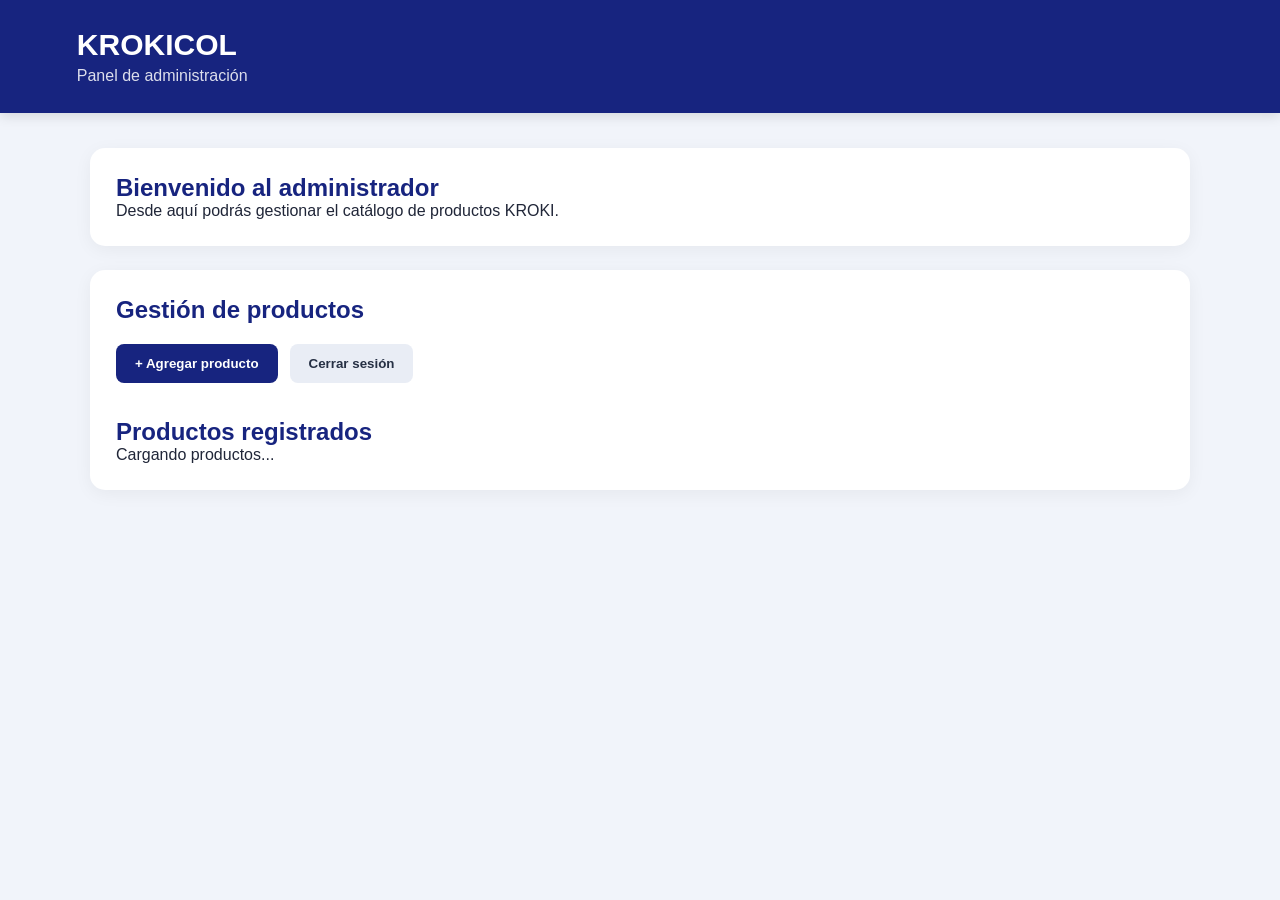
<file: admin.html>
<!DOCTYPE html>
<html lang="es">

<head>
    <meta charset="UTF-8">
    <meta name="viewport" content="width=device-width, initial-scale=1.0">

    <title>Panel administrativo | KROKI</title>

    <link rel="stylesheet" href="style.css">
</head>

<body id="admin-page">

    <header class="admin-header">
        <h1>KROKICOL</h1>
        <p>Panel de administración</p>
    </header>

    <main class="admin-container">

        <section class="admin-welcome">
            <h2>Bienvenido al administrador</h2>
            <p>Desde aquí podrás gestionar el catálogo de productos KROKI.</p>
        </section>

        <section class="admin-section">

            <h2>Gestión de productos</h2>

            <div class="admin-actions">

                <button type="button" id="add-product">
                    + Agregar producto
                </button>

                <button type="button" id="logout-button">
                    Cerrar sesión
                </button>

            </div>

            <div id="admin-message"></div>

            <!-- FORMULARIO DE PRODUCTOS -->

            <section id="product-form-container" hidden>

                <h2 id="form-title">Registrar nuevo producto</h2>

                <form id="product-form">

                    <div class="admin-form-group">
                        <label for="product-name">Nombre del producto</label>
                        <input
                            type="text"
                            id="product-name"
                            required
                            placeholder="Ej. Sandalia infantil">
                    </div>

                    <div class="admin-form-group">
                        <label for="product-reference">Referencia</label>
                        <input
                            type="text"
                            id="product-reference"
                            required
                            placeholder="Ej. J24 BL">
                    </div>

                    <div class="admin-form-group">
                        <label for="product-category">Categoría</label>

                        <select id="product-category" required>
                            <option value="">Seleccionar categoría</option>
                            
<option value="baby">Baby</option>
<option value="nino">Niño</option>
<option value="juvenil">Juvenil</option>
<option value="dama">Dama</option>
<option value="hombre">Hombre</option>

                        </select>
                    </div>


<div class="admin-form-group">
    <label for="product-position">Posición en el catálogo</label>
    <input
        type="number"
        id="product-position"
        min="1"
        step="1"
        required
        placeholder="Ej. 25"
    >
    <small>Indica la posición donde aparecerá el producto.</small>
</div>


                    <div class="admin-form-group">
                        <label for="product-sizes">Tallas</label>
                        <input
                            type="text"
                            id="product-sizes"
                            placeholder="Ej. 29-34">
                    </div>

                    <div class="admin-form-group">
                        <label for="product-status">Estado</label>

                        <select id="product-status" required>
                            <option value="nuevo">Nuevo</option>
                            <option value="actualizado">Actualizado</option>
                            <option value="normal" selected>Normal</option>
                        </select>
                    </div>

                    <div class="admin-form-group">
                        <label for="product-description">Descripción</label>
                        <textarea
                            id="product-description"
                            rows="4"
                            placeholder="Descripción del producto..."></textarea>
                    </div>

                    <div class="admin-form-group">
                        <label for="product-image">Fotografía del producto</label>

                        <input
                            type="file"
                            id="product-image"
                            accept="image/jpeg,image/png,image/webp"
                            required>
                        
                        <small>Formatos JPG, PNG y WebP. Máximo 5 MB.</small>
                    </div>

                    <div class="admin-form-actions">

                        <button type="submit" id="save-product">
                            Guardar producto
                        </button>

                        <button type="button" id="cancel-form">
                            Cancelar
                        </button>

                    </div>

                </form>

            </section>

            <!-- LISTADO DE PRODUCTOS -->

            <section class="admin-products-section">

                <h2>Productos registrados</h2>

                <div id="products-list">
                    <p>Cargando productos...</p>
                </div>

            </section>

        </section>

    </main>

    <script type="module" src="admin.js"></script>

</body>
</html>
</file>
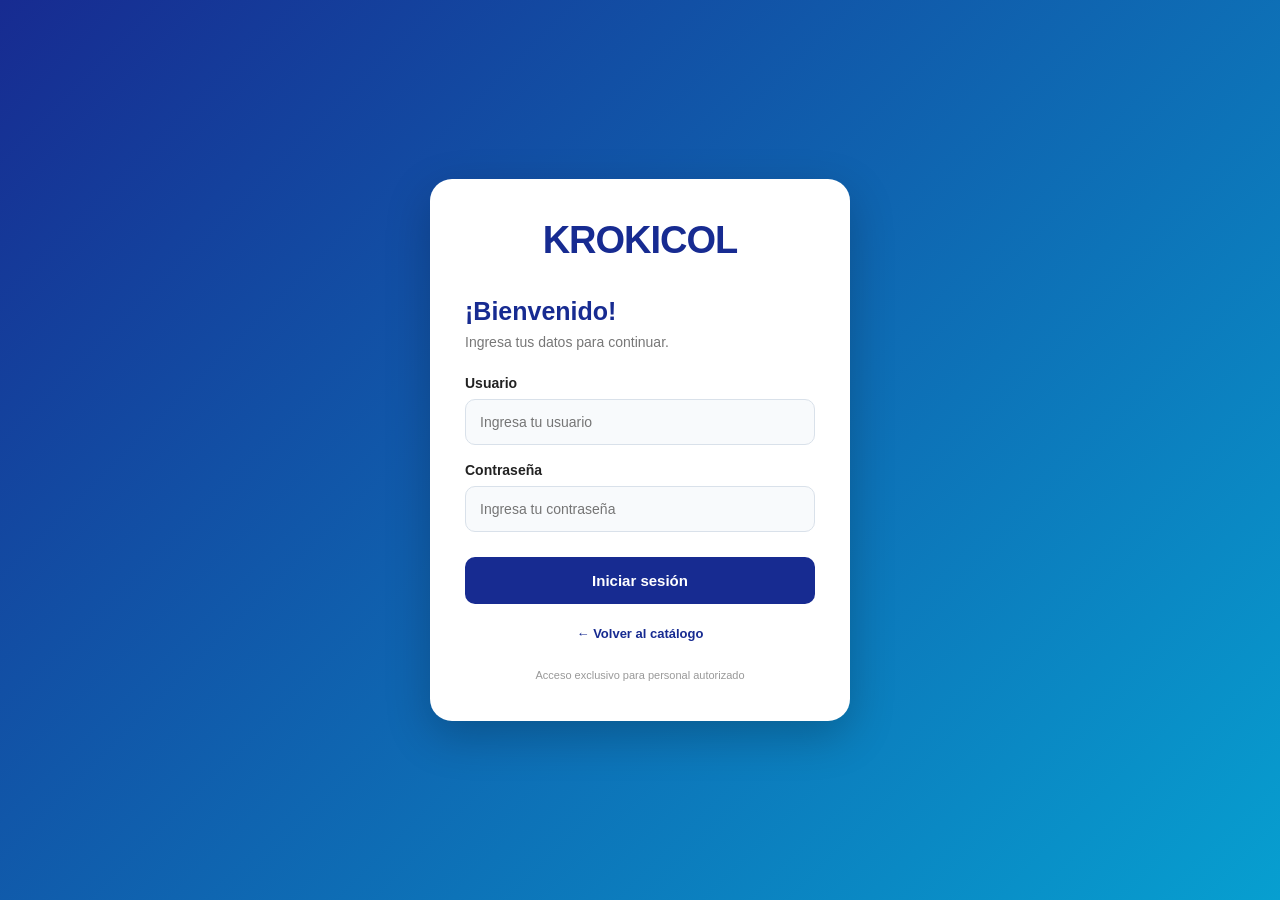
<file: login.html>
<!DOCTYPE html>
<html lang="es">
<head>
    <meta charset="UTF-8">
    <meta name="viewport" content="width=device-width, initial-scale=1.0">
    <title>Acceso administrativo | KROKICOL</title>
    <link rel="stylesheet" href="style.css">
</head>
<body id="login-page">

    <main class="login-container">
        <section class="login-card">

            <div class="login-brand">
    <h1>KROKICOL</h1>
</div>

            <div class="login-heading">
                <h2>¡Bienvenido!</h2>
                <p>Ingresa tus datos para continuar.</p>
            </div>

            <form id="login-form">

                <label for="email">Usuario</label>
                <input
                    type="email"
                    id="email"
                    placeholder="Ingresa tu usuario"
                    autocomplete="username"
                    required
                >

                <label for="password">Contraseña</label>
                <input
                    type="password"
                    id="password"
                    placeholder="Ingresa tu contraseña"
                    autocomplete="current-password"
                    required
                >

                <button type="submit" id="login-button">
                    Iniciar sesión
                </button>

                <p id="login-message" role="alert"></p>

            </form>

            <a href="index.html" class="login-back">
                ← Volver al catálogo
            </a>

            <p class="login-footer">
                Acceso exclusivo para personal autorizado
            </p>

        </section>
    </main>

    <script type="module" src="login.js"></script>

</body>
</html>
</file>
<file: style.css>
/* ================================
   COLORES KROKICOL
================================ */


:root {
    --azul-principal: #00aeef;
    --azul-oscuro: #0f1e81;
    --azul-secundario: #009fe3;
    --azul-hover: #8390e3;
    --rojo-acento: #009fe3;

    --gris-borde: #dedad3;
    --gris-borde-secundario: #dedad3;
    --gris-texto: #555555;
    --gris-texto-claro: #555555;
    --texto-principal: #111111;

    --blanco: #ffffff;

    --fondo-tarjeta: #ffffff;
    --borde-tarjeta: #dedad3;
    --borde-interfaz: #dedad3;
}


/* ================================
   GENERAL
================================ */

* {
    margin: 0;
    padding: 0;
    box-sizing: border-box;
}

html {
    scroll-behavior: smooth;
}

body {
    background: #e2eaf6;
    color: var(--texto-principal);
    font-family: "Poppins", sans-serif;
    margin: 0;
    overflow-x: hidden;
}

a {
    text-decoration: none;
    color: inherit;
}


/* ================================
   HEADER
================================ */

.header {
    height: 86px;
    padding: 0 7%;

    display: flex;
    align-items: center;
    justify-content: space-between;

    background: var(--azul-principal);
    border-bottom: 1px solid var(--gris-borde);

    position: relative;
    z-index: 100;
}

.logo {
    color: white;
    font-family: "Anton", sans-serif;
    font-size: 30px;
    letter-spacing: -1px;
    line-height: 1;
}

.navbar {
    display: flex;
    align-items: center;
    gap: 38px;
}

.navbar a {
    position: relative;

    color: white;
    font-family: "Poppins", sans-serif;
    font-size: 14px;
    font-weight: 600;

    transition: color 0.25s ease;
}

.navbar a:hover {
    color: #08A7D8;
}


/* ================================
   TEXTOS KROKI pequeño
================================ */

.red-text {
    color: var(--azul-secundario);

    font-size: 20px;
    font-weight: 700;
}

.description {
    max-width: 550px;

    color: var(--gris-texto);

    line-height: 1.6;

    margin-bottom: 30px;
}


/* ================================
   BOTÓN
================================ */

.button {
    display: inline-block;

    background: var(--azul-oscuro);
    color: white;

    padding: 15px 28px;

    border-radius: 30px;

    font-size: 13px;
    font-weight: 700;

    transition: 0.3s;
}

.button:hover {
    background: white;
    color: var(--azul-oscuro);

    transform: translateY(-3px);
}


/* ================================
   HERO
================================ */

.hero {
    width: 100%;
    min-height: calc(100vh - 80px);
    padding: 70px 8%;
    display: grid;
    grid-template-columns: minmax(0, 1fr) minmax(0, 1fr);
    align-items: center;
    gap: 60px;
    box-sizing: border-box;
}

.hero-text h1 {
    font-family: "Anton", sans-serif;
    font-size: clamp(55px, 7vw, 100px);
    line-height: 0.92;
    color: var(--texto-principal);
    margin: 15px 0 30px;
}

.hero-product {
    width: 100%;
    max-width: 480px;
    height: 450px;

    display: flex;
    justify-content: center;
    align-items: center;
    flex-direction: column;
}

.product-placeholder {
    width: 480px;
    height: 400px;

    display: flex;
    align-items: center;
    justify-content: center;

    border-radius: 20px;

    border: 1px dashed var(--gris-borde-secundario);

    color: var(--gris-borde-secundario);

    font-family: "Anton", sans-serif;

    font-size: 30px;
}


/* ================================
   TÍTULOS
================================ */

.section-title {
    text-align: center;

    margin-bottom: 50px;
}

.section-title h2,
.about h2,
.contact h2 {
    font-family: "Anton", sans-serif;

    font-size: clamp(55px, 7vw, 90px);

    line-height: 0.9;

    margin-top: 10px;
}


/* ================================
   PRODUCTOS
================================ */

.home-products {
    padding: 120px 8%;

    background: #e4f5fc;
}

.category-grid {
    display: grid;

    grid-template-columns: repeat(3, 1fr);

    gap: 25px;
}

.category {
    background: #181818;

    border-radius: 15px;

    overflow: hidden;

    transition: 0.3s;
}

/* ==================== COLORES POR CATEGORÍA ==================== */

/* BABY */
.category[href*="categoria=baby"] {
    background: #ff469c;
}

/* NIÑO */
.category[href*="categoria=nino"] {
    background: #08b1e0;
}

/* JUVENIL */
.category[href*="categoria=juvenil"] {
    background: #7d48e9;
}

/* DAMA */
.category[href*="categoria=dama"] {
    background: #fa2473 !important;
}

/* HOMBRE */
.category[href*="categoria=hombre"] {
    background: #07128f !important;
}

.category:hover {
    transform: translateY(-8px);
}


.category-placeholder {
    height: 280px;

    display: flex;
    align-items: center;
    justify-content: center;

    background:
        linear-gradient(
            135deg,
            #202020,
            #090909
        );

    color: var(--gris-borde-secundario);

    font-family: "Anton", sans-serif;

    font-size: 40px;
}



.category-placeholder img {
    width: 100%;
    height: 100%;
    object-fit: cover;
    object-position: center;
    display: block;
}

.category h3 {
    font-family: "Anton", sans-serif;

    font-size: 30px;

    padding: 20px 20px 5px;
    color: #ffffff;
}

.category span {
    display: block;

    color: #f1f1f1;

    font-size: 12px;
    font-weight: 700;

    padding: 0 20px 25px;
}



/* ================================
   NOSOTROS
================================ */

.about {
    padding: 140px 8%;

    min-height: 600px;

    display: flex;

    align-items: center;
}

.about > div {
    max-width: 700px;
}


/* ================================
   CONTACTO
================================ */

.contact {
    padding: 130px 8%;

    text-align: center;

    background: #e4f5fc;
}

.contact p:not(.red-text) {
    color: #000209;

    margin: 20px 0 30px;
}


/* ================================
   FOOTER
================================ */

footer {
    min-height: 100px;

    padding: 30px 8%;

    display: flex;

    align-items: center;
    justify-content: space-between;
}

footer strong {
    color: #03509e;

    font-family: "Anton", sans-serif;

    font-size: 25px;
}

footer p {
    color: #03509e;

    font-size: 12px;
}


/* ================================
   CELULAR
================================ */

@media (max-width: 700px) {

    .header {
        padding: 0 6%;
    }

    .navbar {
        gap: 15px;
    }

    .navbar a {
        font-size: 11px;
    }

    .hero {
        grid-template-columns: 1fr;

        text-align: center;

        padding: 70px 6%;
    }

    .description {
        margin-left: auto;
        margin-right: auto;
    }

    .product-placeholder {
        width: 100%;
        height: 300px;
    }

    .category-grid {
        grid-template-columns: 1fr;
    }

    .home-products {
        padding: 80px 6%;
    }

    .about {
        padding: 90px 6%;
    }

    .contact {
        padding: 90px 6%;
    }

    footer {
        flex-direction: column;

        gap: 15px;

        text-align: center;
    }
}

/* BOTÓN DE CONTACTO */
.contact .btn {
    display: inline-block;
    margin-top: 25px;
    padding: 16px 28px;
    background: var(--azul-oscuro);
    color: var(--blanco);
    text-decoration: none;
    font-weight: bold;
    border-radius: 30px;
    transition: 0.3s;
}

.contact .btn:hover {
    transform: scale(1.05);
    background: var(--azul-hover);
}

/* TÍTULO NUEVOS DISEÑOS */

.new-designs-title {
    font-family: "Anton", sans-serif;
    font-size: 24px;
    color: var(--azul-secundario);

    text-align: center;

    margin: 0 0 10px 0;
}

/* =========================================
   CARRUSEL DEL INICIO
   ========================================= */

#inicio-carrusel {
    position: relative;
    width: 480px;
    height: 430px;

    display: flex;
    align-items: center;
    justify-content: center;

    overflow: hidden;
}


/* CONTENEDOR */

#inicio-carrusel .hero-slides {
    position: relative;
    width: 100%;
    height: 100%;
}


/* TODAS LAS TARJETAS */

#inicio-carrusel .hero-slide {
    position: absolute;

    top: 50%;
    left: 50%;

    margin: 0;

    overflow: hidden !important;
    border-radius: 30px !important;

    opacity: 0;

    transform: translate(-50%, -50%) scale(0.72);

    transition:
        transform 0.5s ease,
        opacity 0.5s ease;

    z-index: 1;
}


/* IMAGEN */

#inicio-carrusel .hero-slide img {
    display: block;
    width: auto;
    height: auto;
    max-width: 100%;
    max-height: 100%;
    object-fit: contain;
    border-radius: 30px;
    margin: auto;
}

#inicio-carrusel .hero-slide.active img {
    border-radius: 30px !important;
    clip-path: inset(0 round 30px);
}

/* TARJETA CENTRAL */

#inicio-carrusel .hero-slide.active {
    width: 420px;
    height: 236px;

    opacity: 1;

    transform: translate(-50%, -50%) scale(1);

    z-index: 3;
  border-radius: 30px;
    overflow: visible !important;
}


/* TARJETA IZQUIERDA */

#inicio-carrusel .hero-slide.prev {
    opacity: 0.25;

    transform:
        translate(calc(-50% - 150px), -50%)
        scale(0.72);

    z-index: 1;
}


/* TARJETA DERECHA */

#inicio-carrusel .hero-slide.next {
    opacity: 0.25;

    transform:
        translate(calc(-50% + 150px), -50%)
        scale(0.72);

    z-index: 1;
}


/* FLECHAS */

#inicio-carrusel .hero-prev,
#inicio-carrusel .hero-next {
    position: absolute;

    top: 50%;

    width: 45px;
    height: 45px;

    margin: 0;

    border: none;
    border-radius: 50%;

    background: #222;
    color: white;

    font-size: 22px;

    cursor: pointer;

    transform: translateY(-50%);

    z-index: 10;
}


#inicio-carrusel .hero-prev {
    left: 0px;
}


#inicio-carrusel .hero-next {
    right: 0px;
}

/* ==================== COLORES CATEGORÍAS ==================== */

.category[href="productos.html?categoria=dama"] {
    background-color: #f05a9d !important;
}

.category[href="productos.html?categoria=hombre"] {
    background-color: #6872df !important;
} 

/* ==================== FONDO DE PRODUCTOS ==================== */

body#productos-page {
    background: var(--fondo-principal);
    transition: background-color 0.5s ease;
}



/* OCULTAR PRECIOS */
#selected-price {
    display: none;
}

/* BOTÓN VOLVER AL INICIO */

.back-home {
    display: block;
    text-align: center;
    padding: 50px 0 70px;
}

.back-home a {
    display: inline-block;
    background: var(--azul-oscuro);
    color: white;
    padding: 15px 28px;
    border-radius: 30px;
    font-size: 13px;
    font-weight: 700;
    transition: 0.3s;
}

.back-home a:hover {
    background: white;
    color: var(--azul-oscuro);
    transform: translateY(-3px);
}

/* ========================================
   VISOR DE IMÁGENES
======================================== */

.hero-modal {
    display: none;

    position: fixed;
    z-index: 9999;

    inset: 0;

    background: rgba(0, 0, 0, 0.95);

    align-items: center;
    justify-content: center;
}

.hero-modal.active {
    display: flex;
}

.hero-modal-image {
    max-width: 75%;
    max-height: 85%;

    object-fit: contain;

    border-radius: 20px;
}


.hero-modal-close,
.hero-modal-prev,
.hero-modal-next {

    position: absolute;

    border: none;

    cursor: pointer;

    color: white;

    background: #222;

    border-radius: 50%;

    display: flex;

    align-items: center;
    justify-content: center;

}


.hero-modal-close {

    top: 25px;
    right: 30px;

    width: 50px;
    height: 50px;

    font-size: 30px;

}


.hero-modal-prev,
.hero-modal-next {

    top: 50%;

    transform: translateY(-50%);

    width: 60px;
    height: 60px;

    font-size: 28px;

}


.hero-modal-prev {
    left: 30px;
}


.hero-modal-next {
    right: 30px;
}


.hero-modal-close:hover,
.hero-modal-prev:hover,
.hero-modal-next:hover {

    background: #ff3025;

}

/* ================================
   HEADER APP
================================ */

.app-header {
    height: 86px;
    padding: 0 7%;

    display: flex;
    align-items: center;
    justify-content: space-between;

    background: #f8f5ef;
    border-bottom: 1px solid var(--gris-borde);

    position: relative;
    z-index: 100;
}

.app-header h1 {
    margin: 0;

    color: #ff2b22;
    font-size: 32px;
    font-weight: 900;
}

.app-header nav {
    display: flex;
    align-items: center;
    gap: 45px;
}

.app-header nav a {
    color: var(--texto-principal);
    text-decoration: none;

    font-family: "Poppins", sans-serif;
    font-size: 14px;
    font-weight: 600;

    transition: color 0.25s ease;
}

.app-header nav a:hover {
    color: #ff3025;
}
/* =================================
   HEADER APP
================================= */

.header {
    height: 86px;
    padding: 0 7%;

    display: flex;
    align-items: center;
    justify-content: space-between;

    background: #04a3dd;
    border-bottom: 1px solid var(--gris-borde);

    position: relative;
    z-index: 100;
}

.header .logo {
    color: white;
    text-decoration: none;

    font-family: "Anton", sans-serif;
    font-size: 30px;
    letter-spacing: -1px;
    line-height: 1;
}

.header .navbar {
    display: flex;
    gap: 40px;
}

.header .navbar a {
    color: white;
    text-decoration: none;
    font-size: 14px;
    font-weight: 600;
    transition: 0.3s;
}

.header .navbar a:hover {
    color: #08A7D8;
}

/* ================================
   NOSOTROS
================================ */

.nosotros {
    min-height: 500px;
    padding: 100px 8%;
    background: var(--fondo-principal);
    display: flex;
    align-items: center;
}

.nosotros-contenido {
    max-width: 700px;
}

.nosotros h2 {
    font-size: 64px;
    margin: 15px 0 25px;
    font-weight: 900;
}

.nosotros-contenido > p:last-child {
    font-size: 20px;
    line-height: 1.7;
    color: var(--gris-texto-claro);
}

/* ================================
   CONTACTO
================================ */

.contacto {
    background: var(--fondo-principal);
    min-height: 500px;
    padding: 100px 8%;
    color: white;
}

.contacto-contenido {
    max-width: 900px;
}

.contacto h2 {
    font-size: 64px;
    margin: 15px 0 25px;
    font-weight: 800;
}

.contacto p:not(.red-text) {
    font-size: 20px;
    color: var(--gris-texto-claro);
    line-height: 1.6;
}

.contacto .red-text {
    color: var(--rojo-acento);
    font-weight: 800;
    font-size: 16px;
    margin: 0;
}

/* DATOS DE CONTACTO */

.contacto-datos {
    display: flex;
    gap: 80px;
    margin-top: 50px;
}

.contacto-item {
    display: flex;
    flex-direction: column;
    gap: 12px;
}

.contacto-item span {
    color: var(--rojo-acento);
    font-size: 14px;
    font-weight: 800;
    letter-spacing: 1px;
}

.contacto-item a {
    color: white;
    font-size: 20px;
    font-weight: 600;
    text-decoration: none;
    transition: 0.3s;
}

.contacto-item a:hover {
    color: var(--rojo-acento);
}


        /* ================================
           PÁGINA
        ================================= */

        .catalog-page {
    width: 100%;
    min-height: calc(100vh - 80px);
    background: var(--fondo-principal);
    padding: 70px 5% 100px;
    overflow: hidden;
    box-sizing: border-box;
}


        /* ================================
           ENCABEZADO Coleccion Krokicol
        ================================= */

        .catalog-header {
            text-align: center;
            margin-bottom: 35px;
        }

        .catalog-header .red-text {
    color: #ffffff;
    font-size: 13px;
    font-weight: 700;
    letter-spacing: 1px;
    margin-bottom: 15px;
    display: block;
    padding-bottom: 15px;
}

        .catalog-header h1 {
    font-family: "Anton", sans-serif;
    font-size: clamp(60px, 8vw, 100px);
    line-height: 1.05;
    color: var(--texto-principal);
    margin: 25px 0 15px;
}

        .catalog-header p:last-child {
            color: #888;
            font-size: 14px;
        }


        /* ================================
           BOTONES DE CATEGORÍA
        ================================= */

        .category-buttons {
            display: flex;
            justify-content: center;
            flex-wrap: wrap;
            gap: 10px;
            margin-bottom: 40px;
        }

        .category-buttons a {
            padding: 10px 22px;
            border: 1px solid var(--borde-interfaz);
            border-radius: 30px;
            color: white;
            font-size: 13px;
            transition: 0.3s;
        }

        .category-buttons a:hover {
            background: #08A7D8;
    border-color: #08A7D8;
        }

        .category-buttons a.active {
            background: #08A7D8;
    border-color: #08A7D8
        }


        /* ================================
           CARRUSEL
        ================================= */

        .carousel-area {
            width: 100%;
            max-width: 1300px;
            height: 430px;
            margin: 0 auto;
            position: relative;
        }

        .carousel-window {
            width: 100%;
            height: 100%;
            position: relative;
            overflow: hidden;
        }

        .carousel-track {
            width: 100%;
            height: 100%;
            position: relative;
        }


        /* ================================
           TARJETAS
        ================================= */

        .slide {
            position: absolute;

            width: 270px;
            height: 360px;

            left: 50%;
            top: 30px;

            transform:
                translateX(-50%)
                scale(0.65);

            opacity: 0;

            background: var(--fondo-tarjeta);

            border: 1px solid var(--borde-tarjeta);

            border-radius: 16px;

            overflow: hidden;

            cursor: pointer;

            transition:
                transform 0.6s ease,
                opacity 0.6s ease,
                filter 0.6s ease;

            box-shadow:
                0 20px 50px rgba(0,0,0,0.5);
        }


        /* ================================
           PRODUCTO CENTRAL
        ================================= */

        .slide.active {
            opacity: 1;

            z-index: 5;

            transform:
                translateX(-50%)
                scale(1);

            filter: brightness(1);
        }


        /* ================================
           PRODUCTO IZQUIERDO
        ================================= */

        .slide.previous {
            opacity: 0.45;

            z-index: 3;

            transform:
                translateX(calc(-50% - 330px))
                scale(0.72);

            filter: brightness(0.4);
        }


        /* ================================
           PRODUCTO DERECHO
        ================================= */

        .slide.next {
            opacity: 0.45;

            z-index: 3;

            transform:
                translateX(calc(-50% + 330px))
                scale(0.72);

            filter: brightness(0.4);
        }


        /* ================================
           IMAGEN / PLACEHOLDER
        ================================= */

        .slide-image {
    width: 100%;
    height: 100%;

    display: flex;
    align-items: center;
    justify-content: center;

    background: var(--fondo-tarjeta);

    overflow: hidden;
}

.slide-image img {
    width: 100%;
    height: 100%;

    object-fit: contain;

    display: block;
}


        /* ================================
           INFORMACIÓN COLOR DENTRO DE TARJETA
        ================================= */

        .slide-info {
            position: absolute;

            left: 22px;
            right: 22px;
            bottom: 20px;

            z-index: 2;
        }

        .slide-info::before {
            content: "";

            position: absolute;

            left: -22px;
            right: -22px;
            bottom: -20px;

            height: 150px;

            background:
                linear-gradient(
                    transparent,
                    rgba(0,0,0,0.95)
                );

            z-index: -1;
        }

        .slide-status {
    position: absolute;
    top: 15px;
    right: 15px;

    background: #05c1ef;
    color: white;

    padding: 6px 12px;
    border-radius: 20px;

    font-size: 13px;
    font-weight: bold;

    z-index: 10;
}

.slide-status.actualizado {
    background: #05c41b;
}

/* ANIMACIÓN PARA PRODUCTOS NUEVOS O ACTUALIZADOS */

@keyframes llamarAtencion {
    0%, 100% {
        transform: translateY(0);
    }

    50% {
        transform: translateY(-5px);
    }
}

.slide.nuevo {
    animation: llamarAtencion 1.5s ease-in-out infinite;
}

@keyframes llamarAtencion {
    0%, 100% {
        margin-top: 0;
    }

    20% {
        margin-top: -8px;
    }

    40% {
        margin-top: 0;
    }

    55% {
        margin-top: -4px;
    }

    70% {
        margin-top: 0;
    }
}

        .slide-reference {
            color: #ffffff;

            font-size: 11px;

            font-weight: 700;

            letter-spacing: 1px;
        }

        .slide-info h3 {
            font-size: 22px;

            margin-top: 4px;
            color: #ffffff;
        }


        /* ================================
           FLECHAS
        ================================= */

        .carousel-arrow {
            position: absolute;

            top: 50%;

            transform: translateY(-50%);

            z-index: 20;

            width: 55px;
            height: 55px;

            border-radius: 50%;

            border: 1px solid var(--gris-borde-secundario);

            background: #111;

            color: white;

            font-size: 25px;

            cursor: pointer;

            transition: 0.3s;
        }

        .carousel-arrow:hover {
            background: #ff3025;

            border-color: #ff3025;

            transform:
                translateY(-50%)
                scale(1.1);
        }

        .arrow-left {
            left: 2%;
        }

        .arrow-right {
            right: 2%;
        }


        /* ================================
           INFORMACIÓN DEL PRODUCTO
        ================================= */

        .selected-product {
            text-align: center;

            margin-top: 10px;
        }

 

        /* ================================
           PUNTOS
        ================================= */

        .dots {
            display: flex;

            justify-content: center;

            gap: 8px;

            margin-top: 25px;
        }

        .dot {
            width: 8px;
            height: 8px;

            padding: 0;

            border: none;

            border-radius: 50%;

            background: var(--gris-borde-secundario);

            cursor: pointer;

            transition: 0.3s;
        }

        .dot.active {
            width: 25px;

            border-radius: 10px;

            background: #ff3025;
        }

        /* ================================
   ZOOM DE PRODUCTO
================================ */

.zoom-modal {
    position: fixed;

    inset: 0;

    z-index: 9999;

    display: none;

    align-items: center;
    justify-content: center;

    background: rgba(0, 0, 0, 0.92);

    padding: 40px;

    touch-action: none;
}

.zoom-modal.active {
    display: flex;
}

.zoom-content {
    width: 90vw;
    height: 85vh;

    display: flex;

    align-items: center;
    justify-content: center;

    overflow: visible;

    cursor: grab;

    position: relative;

    touch-action: none;
}

/* =========================================
   ZOOM EN CELULAR
   ========================================= */


/* =========================================
   ZOOM RESPONSIVE KROKI
   Imagen principal y laterales independientes
========================================= */


/* =========================================
   VISOR A PANTALLA COMPLETA EN CELULARES
========================================= */

@media (max-width: 600px) {

    .zoom-modal {
        position: fixed;
        inset: 0;
        width: 100vw;
        height: 100vh;
        height: 100dvh;
        padding: 0;
        overflow: hidden;
        background: #000;
    }

    .zoom-content {
        position: relative;
        width: 100vw;
        height: 100vh;
        height: 100dvh;
        padding: 0;
        display: flex;
        align-items: center;
        justify-content: center;
        overflow: hidden;
    }

    /* Imagen principal */
    .zoom-content #zoom-image {
        display: block;
        width: 100vw;
        height: 100vh;
        height: 100dvh;
        max-width: 100vw;
        max-height: 100dvh;
        object-fit: contain;
        object-position: center;
        margin: 0;
        border-radius: 0;
        z-index: 3;
    }

    /* Ocultar imágenes laterales */
    .zoom-content .zoom-preview {
        display: none;
    }

    /* Flechas */
    .zoom-content .zoom-prev {
        left: 12px;
        z-index: 20;
    }

    .zoom-content .zoom-next {
        right: 12px;
        z-index: 20;
    }

    /* Botón cerrar */
    .zoom-close {
        top: 15px;
        right: 15px;
        width: 42px;
        height: 42px;
        z-index: 30;
    }

    /* Controles de zoom */
    .zoom-controls {
        bottom: 18px;
        z-index: 30;
        gap: 10px;
        padding: 7px 12px;
    }

    /* Indicador de deslizamiento */
    .zoom-hint {
        bottom: 85px;
        z-index: 30;
    }
}


    /* Fotos laterales */
    .zoom-content .zoom-preview {
        position: absolute;
        top: 50%;
        width: 23vw;
        height: auto;
        max-width: 23vw;
        max-height: 40dvh;
        object-fit: contain;
        transform: translateY(-50%) scale(0.88);
        opacity: 0.4;
        filter: brightness(0.45);
        pointer-events: none;
        z-index: 1;
    }

    .zoom-content .zoom-preview-left {
        left: 0;
        right: auto;
    }

    .zoom-content .zoom-preview-right {
        right: 0;
        left: auto;
    }

    /* Flechas */
    .zoom-content .zoom-prev {
        left: 5px;
        z-index: 20;
    }

    .zoom-content .zoom-next {
        right: 5px;
        z-index: 20;
    }


/* =========================================
   FLECHAS DEL ZOOM
========================================= */



.zoom-arrow {
    position: absolute;
    top: auto;
bottom: 45px;
transform: none;

    width: 40px;
    height: 40px;

    border: 1px solid rgba(255, 255, 255, 0.35);
    border-radius: 50%;

    background: rgba(0, 0, 0, 0.25);
    color: white;

    font-size: 32px;
    line-height: 1;

    display: flex;
    align-items: center;
    justify-content: center;

    cursor: pointer;
    z-index: 20;

    transition: background 0.2s ease,
                transform 0.2s ease;
}

.zoom-arrow:hover {
    background: rgba(0, 0, 0, 0.55);
    transform: scale(1.06);
}




.zoom-prev {
    left: 12px;
}

.zoom-next {
    right: 12px;
}



.zoom-content:active {
    cursor: grabbing;
}

.zoom-content img {
    max-width: 100%;
    max-height: 100%;

    object-fit: contain;

    transform-origin: center;

    transition: transform 0.15s ease;

    user-select: none;

    cursor: default;

    touch-action: none;
}

.zoom-close {
    position: absolute;

    top: 25px;
    right: 30px;

    width: 50px;
    height: 50px;

    border-radius: 50%;

    border: 1px solid var(--gris-texto);

    background: #111;

    color: white;

    font-size: 20px;

    cursor: pointer;

    z-index: 10;

    transition: 0.3s;
}

.zoom-close:hover {
    background: #ff3025;

    border-color: #ff3025;
}

.zoom-controls {
    position: absolute;

    bottom: 25px;
    left: 50%;

    transform: translateX(-50%);

    display: flex;

    align-items: center;

    gap: 15px;

    padding: 10px 18px;

    border-radius: 40px;

    background: #111;

    border: 1px solid var(--borde-interfaz);
}

.zoom-controls button {
    width: 40px;
    height: 40px;

    border-radius: 50%;

    border: none;

    background: #ff3025;

    color: white;

    font-size: 22px;

    cursor: pointer;
}

.zoom-controls button:hover {
    background: white;

    color: #ff3025;
}

.zoom-controls span {
    color: white;

    font-size: 16px;
}


        /* ================================
           CELULAR
        ================================= */

        @media (max-width: 700px) {

            .catalog-page {
                padding: 60px 3% 80px;
            }

            .carousel-area {
                height: 390px;
            }

            .slide {
                width: 220px;
                height: 320px;
            }

            .slide.previous {
                transform:
                    translateX(calc(-50% - 150px))
                    scale(0.55);

                opacity: 0.2;
            }

            .slide.next {
                transform:
                    translateX(calc(-50% + 150px))
                    scale(0.55);

                opacity: 0.2;
            }

            .carousel-arrow {
                width: 45px;
                height: 45px;

                font-size: 20px;
            }

            .arrow-left {
                left: 0;
            }

            .arrow-right {
                right: 0;
            }

            .selected-product h2 {
                font-size: 32px;
            }

        }
/* =========================================
   RESPONSIVE FINAL KROKI APP
   CELULARES
========================================= */

@media (max-width: 700px) {

    /* ================================
       HEADER
    ================================= */

    .header {
        height: 76px;
        padding: 0 12px;
        gap: 10px;
    }

    .header .logo {
        font-size: 24px;
        flex-shrink: 0;
    }

    .header .navbar {
        gap: 10px;
        flex: 1;
        justify-content: flex-end;
    }

    .header .navbar a {
        font-size: 10px;
        white-space: nowrap;
    }


    /* ================================
       HERO
    ================================= */

    .hero {
        width: 100%;
        min-height: auto;

        padding: 55px 18px 70px;

        display: flex;
        flex-direction: column;

        gap: 30px;

        overflow: hidden;
    }

    .hero-text {
        width: 100%;
        max-width: 100%;
        text-align: center;
    }

    .hero-text h1 {
        font-size: clamp(48px, 14vw, 70px);
        line-height: 0.9;

        margin: 12px 0 24px;
    }

    .description {
        width: 100%;
        max-width: 330px;

        margin-left: auto;
        margin-right: auto;

        font-size: 16px;
        line-height: 1.5;
    }


    /* ================================
       CARRUSEL DEL INICIO
    ================================= */

    .hero-product {
        width: 100%;
        max-width: 100%;

        height: auto;
    }

    #inicio-carrusel {
    width: 100%;
    max-width: 600px;
    height: 450px;
    margin: 0 auto;
    overflow: hidden;
}

    #inicio-carrusel .hero-slide {
    width: 280px;
    height: 420px;
}

    #inicio-carrusel .hero-slide.active {
    width: 290px;
    height: 420px;

        transform:
            translate(-50%, -50%)
            scale(1);
    }

    #inicio-carrusel .hero-slide.prev {
        transform:
            translate(calc(-50% - 105px), -50%)
            scale(0.72);

        opacity: 0.25;
    }

    #inicio-carrusel .hero-slide.next {
        transform:
            translate(calc(-50% + 105px), -50%)
            scale(0.72);

        opacity: 0.25;
    }

    #inicio-carrusel .hero-prev,
    #inicio-carrusel .hero-next {
        width: 40px;
        height: 40px;

        font-size: 18px;
    }

    #inicio-carrusel .hero-prev {
        left: 4px;
    }

    #inicio-carrusel .hero-next {
        right: 4px;
    }


    /* ================================
       BOTÓN
    ================================= */

    .button {
        padding: 14px 25px;
        font-size: 12px;
    }


    /* ================================
       NUEVOS DISEÑOS
    ================================= */

    .new-designs-title {
        font-size: 26px;
        margin-bottom: 20px;
    }


    /* ================================
       PÁGINA PRODUCTOS
    ================================= */

    .catalog-page {
        width: 100%;

        padding: 45px 12px 70px;

        overflow: hidden;
    }

    .catalog-header {
        width: 100%;
        margin-bottom: 25px;
    }

    .catalog-header .red-text {
        font-size: 11px;
    }

    .catalog-header h1 {
    font-size: clamp(48px, 15vw, 70px);
    line-height: 0.9;

    margin: 30px 0 14px;
    
}

    .catalog-header p:last-child {
        font-size: 13px;

        padding: 0 15px;
    }


    /* ================================
       BOTONES CATEGORÍAS
    ================================= */

    .category-buttons {
        width: 100%;

        gap: 7px;

        margin-bottom: 25px;
    }

    .category-buttons a {
        padding: 8px 14px;

        font-size: 11px;
    }


    /* ================================
       CARRUSEL PRODUCTOS
    ================================= */

    .carousel-area {
        width: 100%;
        height: 350px;

        margin: 0 auto;
    }

    .carousel-window {
        width: 100%;
        height: 100%;

        overflow: hidden;
    }

    .slide {
        width: 190px;
        height: 285px;

        top: 25px;
    }

    .slide.active {
        transform:
            translateX(-50%)
            scale(1);
    }

    .slide.previous {
        transform:
            translateX(calc(-50% - 125px))
            scale(0.62);

        opacity: 0.25;
    }

    .slide.next {
        transform:
            translateX(calc(-50% + 125px))
            scale(0.62);

        opacity: 0.25;
    }


    /* ================================
       FLECHAS PRODUCTOS
    ================================= */

    .carousel-arrow {
        width: 42px;
        height: 42px;

        font-size: 18px;
    }

    .arrow-left {
        left: 0;
    }

    .arrow-right {
        right: 0;
    }


    /* ================================
       INFORMACIÓN PRODUCTO
    ================================= */

    .selected-product {
        width: 100%;
        padding: 0 10px;

        margin-top: 5px;
    }


    /* ================================
       PUNTOS
    ================================= */

    .dots {
        margin-top: 18px;
        gap: 6px;
    }

    .dot {
        width: 7px;
        height: 7px;
    }

    .dot.active {
        width: 20px;
    }


    /* ================================
       NOSOTROS
    ================================= */

    .nosotros {
        min-height: auto;

        padding: 70px 18px;
    }

    .nosotros h2 {
        font-size: 45px;
    }

    .nosotros-contenido > p:last-child {
        font-size: 16px;
        line-height: 1.6;
    }


    /* ================================
       CONTACTO
    ================================= */

    .contacto {
        min-height: auto;

        padding: 70px 18px;
    }

    .contacto h2 {
        font-size: 45px;
    }

    .contacto-datos {
        flex-direction: column;

        gap: 30px;
        margin-top: 35px;
    }

    .contacto-item a {
        font-size: 17px;
    }


    /* ================================
       FOOTER
    ================================= */

    footer {
        padding: 30px 18px;

        flex-direction: column;

        gap: 12px;

        text-align: center;
    }

}

/* ===============================
   VISOR DE IMAGEN - carrusel del inicio
================================ */

.image-modal {
    display: none;
    position: fixed;
    inset: 0;
    z-index: 9999;
    background: rgba(0, 0, 0, 0.85);
    align-items: center;
    justify-content: center;
    padding: 30px;
    cursor: pointer;
}

.image-modal.active {
    display: flex;
}

.image-modal img {
    max-width: 90%;
    max-height: 90vh;
    object-fit: contain;
    cursor: default;
}

.image-modal-close {
    position: absolute;
    top: 20px;
    right: 30px;
    width: 45px;
    height: 45px;
    border: none;
    border-radius: 50%;
    background: white;
    color: black;
    font-size: 32px;
    line-height: 1;
    cursor: pointer;
    z-index: 10000;
}

/* ===============================
   FLECHAS DEL VISOR de inicio
================================ */

.image-modal-arrow {
    position: absolute;
    top: 50%;
    transform: translateY(-50%);

    width: 50px;
    height: 50px;

    border: none;
    border-radius: 50%;

    background: white;
    color: black;

    font-size: 28px;
    font-weight: bold;

    cursor: pointer;

    z-index: 10000;

    display: flex;
    align-items: center;
    justify-content: center;

    transition: transform 0.2s ease, background 0.2s ease;
}

.image-modal-arrow:hover {
    transform: translateY(-50%) scale(1.1);
}

.image-modal-prev {
    left: 30px;
}

.image-modal-next {
    right: 30px;
}

/* ANIMACIÓN DE DESLIZAMIENTO DEL ZOOM */
#zoom-image {
    transition: transform 0.3s ease, opacity 0.3s ease;
}

#zoom-image.deslizar-izquierda {
    animation: deslizarIzquierda 0.3s ease;
}

#zoom-image.deslizar-derecha {
    animation: deslizarDerecha 0.3s ease;
}

@keyframes deslizarIzquierda {
    0% {
        transform: translateX(0);
        opacity: 1;
    }

    50% {
        transform: translateX(-60px);
        opacity: 0;
    }

    100% {
        transform: translateX(60px);
        opacity: 0;
    }
}

@keyframes deslizarDerecha {
    0% {
        transform: translateX(0);
        opacity: 1;
    }

    50% {
        transform: translateX(60px);
        opacity: 0;
    }

    100% {
        transform: translateX(-60px);
        opacity: 0;
    }
}

/* ==================================================
   CUADRÍCULA SOLO PARA LA CATEGORÍA DAMA
   ================================================== */

body.categoria-cuadricula .carousel-area {
    height: auto;
    max-width: 1300px;
    margin: 0 auto;
}

body.categoria-cuadricula .carousel-window {
    height: auto;
    overflow: visible;
}

body.categoria-cuadricula .carousel-track {
    position: static;

    display: grid;

    grid-template-columns: repeat(4, 270px);

    gap: 20px;

    justify-content: center;

    width: 100%;
    height: auto;
}


/* ==================================================
   TARJETAS DE DAMA
   Mantienen el mismo tamaño y apariencia
   ================================================== */

body.categoria-cuadricula .slide {
    position: relative;

    width: 270px;
    height: 360px;

    left: auto;
    top: auto;

    transform: none !important;

    opacity: 1 !important;

    filter: none !important;

    z-index: 1;

    transition:
        transform 0.3s ease,
        box-shadow 0.3s ease;
}


/* Evita que active/previous/next
   vuelvan a comportarse como carrusel */

body.categoria-cuadricula .slide.active,
body.categoria-cuadricula .slide.previous,
body.categoria-cuadricula .slide.next {
    position: relative;

    transform: none !important;

    opacity: 1 !important;

    filter: none !important;
}


/* ==================================================
   OCULTAR LOS PUNTOS DEL CARRUSEL EN DAMA
   ================================================== */

body.categoria-cuadricula .dots {
    display: none;
}


/* ==================================================
   TABLET
   ================================================== */

@media (max-width: 1200px) {

    body.categoria-cuadricula .carousel-track {
        grid-template-columns: repeat(3, 270px);
    }

}


/* ==================================================
   CELULAR
   ================================================== */

@media (max-width: 700px) {

    body.categoria-cuadricula .carousel-track {
        grid-template-columns: repeat(2, minmax(0, 1fr));

        gap: 12px;

        padding: 0 10px;
    }

    body.categoria-cuadricula .slide {
        width: 100%;
        height: 285px;
    }

}

/* ==================================================
   HEADER - DOS SECCIONES
================================================== */

.header {
    width: 100vw !important;
    margin: 0 !important;
    padding: 0 !important;

    display: flex;
    flex-direction: column;
}

/* ==================================================
   SECCIÓN 1 - LOGO
================================================== */

.header-logo-section {
    width: 100%;
    min-height: 90px;

    display: flex;
    align-items: center;
    justify-content: center;
}

/* ==================================================
   SECCIÓN 2 - MENÚ
================================================== */

.header-menu-section {
    width: 100% !important;
    height: 60px !important;
    min-height: 60px !important;

    display: flex;
    align-items: center;
    justify-content: center;

    background: #17258f !important;
}

.header-menu-section .navbar {
    display: flex;
    align-items: center;
    justify-content: center;
    gap: 45px;
}

/* ==================================================
   ENLACES
================================================== */

.header-menu-section .navbar a {
    text-decoration: none;
}

/* ==================================================
   CELULAR
================================================== */

@media (max-width: 600px) {

    .header-logo-section {
        min-height: 80px;
    }

    .header-menu-section {
        min-height: 50px;
    }

    .header-menu-section .navbar {
        gap: 25px;
    }

}

/* ==========================================
   KROKI DEBAJO DE LAS TARJETAS
========================================== */

.selected-product {
    padding-top: 70px;
    text-align: center;
}

.selected-brand {
    display: inline-block;
    margin: 0;
    color: #17258f;
    text-decoration: none;
}


.section-title h2 {
    color: #19299b !important;
}

/* AJUSTE ESPACIO KROKI PEQUEÑO SOLO PARA CELULAR */
@media (max-width: 700px) {
    .hero {
        padding-top: 100px !important;
    }
}

/* REDES SOCIALES EN NOSOTROS */

.social-icons {
    display: grid;
    grid-template-columns: repeat(3, auto);
    align-items: center;
    justify-content: center;
    column-gap: 30px;
    row-gap: 15px;
    width: 50%;
}

.social-title {
    grid-column: 1 / -1;
    margin: 0;
    text-align: center;
}

.social-icons a {
    display: flex;
    align-items: center;
    justify-content: center;
}

.social-icons img {
    width: 65px;
    height: 65px;
    object-fit: contain;
    transition: transform 0.3s ease;
}

.social-icons a:hover img {
    transform: scale(1.12);
}

@media (max-width: 700px) {

    #nosotros {
        display: flex;
        flex-direction: column;
    }

    #nosotros > div:first-child {
        order: 1;
    }

    #nosotros .social-icons {
        order: 2;
        width: 100%;
        margin-top: 20px;
        margin-bottom: 25px;
    }

    #nosotros .back-home {
        order: 3;
    }

}

.product-social-icons {
    display: flex;
    justify-content: center;
    align-items: center;
    gap: 30px;
    width: 100%;
}

/* ========================================
   INDICADORES DE NOVEDADES EN CATEGORÍAS
======================================== */

.category {
    position: relative;
}

.category-status {
    display: inline-flex;
    align-items: center;
    gap: 7px;
    margin-left: 10px;
    vertical-align: middle;
}

.status-dot {
    display: block !important;

    width: 20px !important;
    height: 20px !important;

    min-width: 20px !important;
    max-width: 20px !important;

    min-height: 20px !important;
    max-height: 20px !important;

    padding: 0 !important;
    margin: 0 !important;
    border: 0 !important;

    box-sizing: border-box !important;

    aspect-ratio: 1 / 1 !important;

    border-radius: 50% !important;

    flex: 0 0 12px !important;
}

.category:has(.category-status) {
    animation: saltoNovedad 2s ease-in-out infinite;
}

@keyframes saltoNovedad {
    0%, 100% {
        top: 0;
    }

    15% {
        top: -8px;
    }

    30% {
        top: 0;
    }

    45% {
        top: -4px;
    }

    60% {
        top: 0;
    }
}

.status-dot.nuevo {
    background: #2380ea !important;
}

.status-dot.actualizado {
    background: #05c41b !important;
}

.category-legend {
    display: flex;
    justify-content: center;
    align-items: center;
    gap: 30px;
    margin-top: 25px;
    margin-bottom: 10px;
}

.legend-item {
    display: flex;
    align-items: center;
    gap: 8px;
    font-size: 14px;
    font-weight: bold;
}

.hero-category {
    width: 100%;
    margin: 8px 0 0;
    text-align: center;
    font-size: 16px;
    font-weight: bold;
}

.category h3 {
    text-align: left;
    padding-left: 25px;
}


.category h3 {
    position: static;
}

.category {
    position: relative;
}

.category-news {
    position: absolute;
    right: 5px;
    bottom: 25px;

    display: flex;
    flex-direction: column;
    align-items: flex-end;
    gap: 7px;

    margin: 0;
}

.category-news > span {
    display: flex;
    align-items: center;
    justify-content: center;

    width: 105px;
    height: 28px;
    padding: 0;

    border-radius: 20px;

    color: white;
    font-size: 9px;
    font-weight: bold;
    white-space: nowrap;
}

.category-news > span:first-child {
    background: #2380ea;
}

.category-news > span:last-child {
    background: #05c41b;
}

.category .category-collection {
    text-align: left;
    padding-left: 10px;
}

.category-news > span > span:not(.status-dot) {
    padding: 0 !important;
    margin: 0 !important;

    display: flex !important;
    align-items: center !important;
    justify-content: center !important;

    width: auto !important;
    height: 100% !important;

    font-size: 9px !important;
    line-height: 1 !important;
}

.category-news > span:has(.status-dot.nuevo) {
    background: #2380ea !important;
}

.category-news > span:has(.status-dot.actualizado) {
    background: #05c41b !important;
}


/* BOTÓN VER - TARJETAS KROKI */

.slide-ver {
    display: inline-flex;
    align-items: center;
    justify-content: center;
    gap: 8px;

    margin-top: 12px;
    padding: 9px 20px;

    background: #f1f3f4;
    color: #240469;

    border: none;
    border-radius: 25px;

    font-family: inherit;
    font-size: 13px;
    font-weight: 800;
    letter-spacing: 1px;

    cursor: pointer;
    transition: all 0.25s ease;
}

.slide-ver span {
    font-size: 17px;
    transition: transform 0.25s ease;
}

.slide-ver:hover {
    background: #1aa3f2;
    transform: translateY(-2px);
    box-shadow: 0 4px 12px rgba(0, 0, 0, 0.18);
}

.slide-ver:hover span {
    transform: translateX(4px);
}

.slide-ver:active {
    transform: scale(0.96);
}


/* =========================================
   GALERÍA LATERAL DEL VISOR KROKI
========================================= */

.zoom-preview {
    position: absolute;
    top: 50%;

    width: 22%;
    max-height: 65%;

    object-fit: contain;

    opacity: 0.4;
    filter: brightness(0.45);

    transform: translateY(-50%) scale(0.88);

    transition: opacity 0.25s ease,
                transform 0.25s ease;

    pointer-events: none;
    z-index: 1;
}

.zoom-preview-left {
    left: 2%;
}

.zoom-preview-right {
    right: 2%;
}

#zoom-image {
    position: relative;
    z-index: 3;
    max-width: 48%;
    max-height: 88%;
    object-fit: contain;
}

.zoom-arrow {
    z-index: 5;
}

@media (max-width: 600px) {
    .zoom-preview {
        width: 23%;
        max-height: 40%;
        opacity: 0.35;
    }

    .zoom-preview-left {
        left: 0;
    }

    .zoom-preview-right {
        right: 0;
    }

    #zoom-image {
        max-width: 68%;
        max-height: 75%;
    }

    .zoom-prev {
        left: 5px;
    }

    .zoom-next {
        right: 5px;
    }
}


/* =====================================
   ZAPATOS PEQUEÑOS EN CATEGORÍAS KROKI
===================================== */


.categoria-nombre-zapatos {
    display: flex;
    flex-direction: row;
    align-items: center;
    justify-content: flex-start;
    gap: 10px;
    flex-wrap: nowrap;
}

.categoria-nombre-zapatos h3 {
    margin: 0;
    flex-shrink: 0;
    line-height: 1;
}

.categoria-nombre-zapatos .zapatos-mini {
    display: flex;
    flex-direction: row;
    align-items: center;
    gap: 5px;
    flex-shrink: 0;
}

.categoria-nombre-zapatos .zapatos-mini img {
    width: 35px;
    height: 35px;
    object-fit: contain;
}


.zapatos-mini {
    display: flex;
    align-items: center;
    gap: 5px;
}

.zapatos-mini img {
    width: 35px;
    height: 35px;
    object-fit: contain;
    display: block;

    transition: transform 0.25s ease;
}

.zapatos-mini img:hover {
    transform: translateY(-4px) rotate(-8deg);
}

/* Ajuste para celulares */

@media (max-width: 600px) {
    .categoria-nombre-zapatos {
        gap: 8px;
    }

    .zapatos-mini {
        gap: 3px;
    }

    .zapatos-mini img {
        width: 28px;
        height: 28px;
    }
}


/* ENCABEZADO KROKI CON 8 ZAPATOS */

.kroki-encabezado {
    display: flex;
    align-items: center;
    justify-content: center;
    gap: 22px;
    width: 100%;
    min-height: 90px;
    padding: 10px 18px;
    box-sizing: border-box;
}

.kroki-encabezado h2 {
    margin: 0;
    color: white;
    flex-shrink: 0;
}

.kroki-zapatos {
    display: flex;
    align-items: center;
    justify-content: center;
    gap: 5px;
    flex: 1;
    min-width: 0;
}

.kroki-zapatos img {
    width: 48px;
    height: 48px;
    object-fit: contain;
    flex: 1;
    min-width: 0;
    transition: transform 0.25s ease;
}

.kroki-zapatos img:hover {
    transform: translateY(-4px) rotate(-8deg);
}

/* Adaptación para celulares */

@media (max-width: 600px) {
    .kroki-encabezado {
        gap: 8px;
        padding: 8px 5px;
        min-height: 75px;
    }

    .kroki-zapatos {
        gap: 2px;
    }

    .kroki-zapatos img {
        width: 25px;
        height: 32px;
    }

    .kroki-encabezado h2 {
        font-size: 22px;
    }
}


/* Zapatos a los lados de NOVEDADES */

.novedades-encabezado {
    display: flex;
    align-items: center;
    justify-content: center;
    gap: 12px;
    width: 100%;
    margin: 0 auto;
}

.novedades-encabezado h2 {
    margin: 0;
    flex-shrink: 0;
}

.zapato-novedades {
    width: 38px;
    height: 38px;
    object-fit: contain;
    flex-shrink: 0;
}

@media (max-width: 600px) {
    .novedades-encabezado {
        gap: 8px;
    }

    .zapato-novedades {
        width: 30px;
        height: 30px;
    }
}


/* Zapatos a los lados del título CATÁLOGO */

.catalogo-encabezado {
    display: flex;
    align-items: center;
    justify-content: center;
    gap: 18px;
    width: 100%;
    margin: 0 auto;
}

.catalogo-encabezado h1 {
    margin: 0;
    flex-shrink: 0;
}

.zapato-catalogo {
    width: 65px;
    height: 65px;
    object-fit: contain;
    flex-shrink: 0;
}

/* Ajuste para celulares */
@media (max-width: 600px) {
    .catalogo-encabezado {
        gap: 8px;
    }

    .zapato-catalogo {
        width: 42px;
        height: 42px;
    }
}


/* CORRECCIÓN DE FRANJAS EN LAS TARJETAS */

@media (max-width: 600px) {
    .category-placeholder {
        background: transparent !important;
        overflow: hidden;
    }

    .category-placeholder img {
        display: block;
        width: 100%;
        height: 100%;
        object-fit: fill;
        object-position: center;
        background: transparent !important;
    }
}



/* Ajuste del carrusel en celulares y ventanas estrechas */
@media (max-width: 700px) {
    .hero-modal-image {
        display: block;
        width: auto;
        height: auto;
        max-width: 82vw;
        max-height: 68dvh;
        object-fit: contain;
        object-position: center center;
        margin: auto;
        flex-shrink: 0;
    }
}


/* KROKI: mantener las fotos laterales estables en pantallas pequeñas */
@media (max-width: 700px) {
    .hero-modal {
        overflow: hidden;
    }

    .hero-modal-image {
        display: block;
        max-width: 82vw;
        max-height: 68dvh;
        width: auto;
        height: auto;
        object-fit: contain;
        object-position: center;
        margin: auto;
        flex-shrink: 0;
    }
}


/* =================================
   INDICADOR ANIMADO DE MÁS FOTOS
================================= */

.zoom-hint {
    position: fixed;
    left: 50%;
    bottom: 100px;
    transform: translateX(-50%);
    z-index: 10001;

    display: flex;
    align-items: center;
    justify-content: center;
    gap: 10px;

    padding: 12px 20px;
    border-radius: 30px;

    background: rgba(15, 20, 50, 0.88);
    border: 1px solid rgba(255, 255, 255, 0.45);
    color: white;

    font-family: inherit;
    font-size: 14px;
    font-weight: 700;
    white-space: nowrap;

    pointer-events: none;
    animation: hint-aparecer 0.5s ease both;
}

.zoom-hint-arrows {
    display: inline-block;
    color: #10e117;
    font-size: 28px;
    line-height: 1;
    animation: hint-deslizar 0.8s ease-in-out infinite alternate;
}

@keyframes hint-deslizar {
    from {
        transform: translateX(-5px);
    }
    to {
        transform: translateX(5px);
    }
}

@keyframes hint-aparecer {
    from {
        opacity: 0;
    }
    to {
        opacity: 1;
    }
}

.zoom-hint.oculto {
    display: none;
}

@media (max-width: 600px) {
    .zoom-hint {
        bottom: 100px;
        font-size: 12px;
        padding: 10px 15px;
        gap: 7px;
    }

    .zoom-hint-arrows {
        font-size: 25px;
    }
}


/* Icono SORP junto al indicador de nuevos productos */
.category-news .fila-nuevos {
    display: flex;
    align-items: center;
    justify-content: flex-end;
    gap: 8px;
    width: 100%;
}

.category-news .icono-sorp {
    width: 32px;
    height: 32px;
    object-fit: contain;
    flex-shrink: 0;
    animation: sorpresaPulso 1.5s ease-in-out infinite;
}

.category-news .fila-nuevos > span {
    flex-shrink: 0;
}

@keyframes sorpresaPulso {
    0%, 100% {
        transform: scale(1);
    }
    50% {
        transform: scale(1.12);
    }
}


/* Corrección de alineación del icono SORP */
.category-news .fila-nuevos {
    display: flex;
    flex-direction: row;
    align-items: center;
    justify-content: flex-end;
    gap: 6px;
    width: 100%;
}

.category-news .fila-nuevos .icono-sorp {
    width: 30px;
    height: 30px;
    object-fit: contain;
    flex-shrink: 0;
    display: block;
}


.category-news .fila-nuevos {
    display: flex;
    justify-content: flex-end;
    align-items: center;
    width: 100%;
}

.category-news .nuevo-con-sorpresa {
    display: inline-flex;
    align-items: center;
    justify-content: center;
    gap: 5px;
    flex-shrink: 0;
}

.category-news .nuevo-con-sorpresa .icono-sorp {
    width: 28px;
    height: 28px;
    object-fit: contain;
    flex-shrink: 0;
}


/* Fila de nuevos productos e icono SORP */
.category-news .fila-nuevos {
    display: flex;
    flex-direction: row;
    align-items: center;
    justify-content: flex-end;
    gap: 5px;
    width: 100%;
}

.category-news .fila-nuevos .icono-sorp {
    display: block;
    width: 28px;
    height: 28px;
    object-fit: contain;
    flex-shrink: 0;
    position: static;
    margin: 0;
    animation: sorpresaPulso 1.5s ease-in-out infinite;
}

/* Mantener el indicador NUEVO como una pastilla azul */
.category-news .fila-nuevos .nuevo-con-sorpresa {
    display: inline-flex;
    flex-direction: row;
    align-items: center;
    justify-content: center;
    gap: 3px;
    width: 105px;
    height: 28px;
    padding: 0;
    box-sizing: border-box;
    border-radius: 20px;
    background: #2380ea;
    color: white;
    font-size: 9px;
    font-weight: bold;
    white-space: nowrap;
    flex-shrink: 0;
}

.category-news .fila-nuevos .nuevo-con-sorpresa > span:not(.status-dot) {
    display: inline-flex;
    align-items: center;
    justify-content: center;
    width: auto;
    height: 100%;
    margin: 0;
    padding: 0;
    font-size: 9px;
}


/* Carita SORP dentro de la etiqueta NUEVO */
.slide-status.nuevo {
    display: inline-flex;
    align-items: center;
    justify-content: center;
    gap: 5px;
}

.slide-status-sorp {
    width: 23px;
    height: 23px;
    object-fit: contain;
    flex-shrink: 0;
}


/* =================================
   ACCESO ADMINISTRATIVO KROKI
================================= */

.admin-access {
    display: inline-flex;
    align-items: center;
    justify-content: center;
    width: 30px;
    height: 30px;
    margin-top: 10px;
    color: #888;
    text-decoration: none;
    font-size: 17px;
    opacity: 0.45;
    transition: opacity 0.2s ease;
}

.admin-access:hover {
    opacity: 1;
}


/* =========================================
   PANEL ADMINISTRATIVO KROKI
========================================= */

#admin-page {
    background: #f1f4fa;
    color: #202638;
    font-family: Arial, sans-serif;
    min-height: 100vh;
    margin: 0;
}

/* ENCABEZADO */

.admin-header {
    background: #17247f;
    color: #fff;
    padding: 28px 6%;
    box-shadow: 0 3px 12px rgba(0, 0, 0, 0.12);
}

.admin-header h1 {
    margin: 0;
    font-size: 30px;
    font-weight: 800;
}

.admin-header p {
    margin: 5px 0 0;
    opacity: 0.85;
}

/* CONTENEDOR */

.admin-container {
    width: min(1100px, 92%);
    margin: 35px auto;
}

/* BIENVENIDA */

.admin-welcome,
.admin-section {
    background: #fff;
    padding: 26px;
    border-radius: 15px;
    margin-bottom: 24px;
    box-shadow: 0 4px 18px rgba(0, 0, 0, 0.05);
}

.admin-welcome h2,
.admin-section h2 {
    margin-top: 0;
    color: #17247f;
}

/* BOTONES */

.admin-actions,
.admin-form-actions {
    display: flex;
    gap: 12px;
    flex-wrap: wrap;
    margin: 20px 0;
}

#admin-page button {
    border: none;
    border-radius: 8px;
    padding: 12px 19px;
    font-weight: 700;
    cursor: pointer;
    transition: 0.2s ease;
}

#add-product,
#save-product {
    background: #17247f;
    color: #fff;
}

#add-product:hover,
#save-product:hover {
    background: #2639b5;
}

#logout-button,
#cancel-form {
    background: #e9edf5;
    color: #263044;
}

#admin-page button:hover {
    transform: translateY(-1px);
}

#admin-page button:disabled {
    opacity: 0.6;
    cursor: not-allowed;
    transform: none;
}

/* FORMULARIO */

#product-form-container {
    background: #f7f8fc;
    border: 1px solid #e2e6f0;
    border-radius: 12px;
    padding: 24px;
    margin: 25px 0;
}

#product-form-container[hidden] {
    display: none !important;
}

#form-title {
    margin-top: 0;
    margin-bottom: 22px;
}

#product-form {
    display: grid;
    grid-template-columns: repeat(2, minmax(0, 1fr));
    gap: 20px;
}

.admin-form-group {
    display: flex;
    flex-direction: column;
    gap: 8px;
}

.admin-form-group label {
    font-weight: 700;
    color: #30394d;
}

.admin-form-group input,
.admin-form-group select,
.admin-form-group textarea {
    width: 100%;
    box-sizing: border-box;
    padding: 12px;
    border: 1px solid #ccd3e1;
    border-radius: 8px;
    background: #fff;
    color: #202638;
    font: inherit;
}

.admin-form-group input:focus,
.admin-form-group select:focus,
.admin-form-group textarea:focus {
    outline: none;
    border-color: #2639b5;
    box-shadow: 0 0 0 3px rgba(38, 57, 181, 0.10);
}

.admin-form-group textarea {
    resize: vertical;
    min-height: 100px;
}

.admin-form-group small {
    color: #697386;
    font-size: 12px;
}

/* CAMPOS QUE OCUPAN TODO EL ANCHO */

.admin-form-group:has(#product-description),
.admin-form-group:has(#product-image),
.admin-form-actions {
    grid-column: 1 / -1;
}

/* LISTADO */

.admin-products-section {
    margin-top: 35px;
}

#products-list {
    display: grid;
    grid-template-columns: repeat(auto-fill, minmax(220px, 1fr));
    gap: 18px;
}

.admin-product-card {
    background: #fff;
    border: 1px solid #e4e8f0;
    border-radius: 12px;
    padding: 18px;
    box-shadow: 0 3px 12px rgba(0, 0, 0, 0.04);
}

.admin-product-card h3 {
    color: #17247f;
    margin-top: 0;
}

.admin-product-card p {
    color: #596274;
    font-size: 14px;
}

/* MENSAJES */

#admin-message {
    margin: 12px 0;
    color: #17247f;
    font-weight: 600;
}

/* RESPONSIVE */

@media (max-width: 650px) {

    .admin-container {
        width: 94%;
        margin: 20px auto;
    }

    .admin-welcome,
    .admin-section {
        padding: 18px;
    }

    #product-form {
        grid-template-columns: 1fr;
    }

    .admin-form-group:has(#product-description),
    .admin-form-group:has(#product-image),
    .admin-form-actions {
        grid-column: auto;
    }

    .admin-actions button,
    .admin-form-actions button {
        flex: 1;
    }
}


/* =================================
   ACCESO ADMINISTRATIVO KROKICOL
================================= */

#login-page {
    min-height: 100vh;
    margin: 0;
    background: linear-gradient(135deg, #172B91, #079FD0);
    font-family: 'Poppins', sans-serif;
}

#login-page .login-container {
    min-height: 100vh;
    display: flex;
    justify-content: center;
    align-items: center;
    padding: 25px;
    box-sizing: border-box;
}

#login-page .login-card {
    width: 100%;
    max-width: 420px;
    padding: 40px 35px;
    box-sizing: border-box;
    background: #ffffff;
    border-radius: 22px;
    box-shadow: 0 15px 45px rgba(0, 0, 0, 0.22);
}

#login-page .login-brand {
    text-align: center;
    margin-bottom: 35px;
}

#login-page .login-brand h1 {
    margin: 0;
    color: #172B91;
    font-size: 38px;
    font-weight: 800;
    letter-spacing: -1px;
}

#login-page .login-brand span {
    display: inline-block;
    margin-top: 7px;
    padding: 7px 15px;
    border-radius: 20px;
    background: #E5F5FA;
    color: #079FD0;
    font-size: 11px;
    font-weight: 700;
    letter-spacing: 1.5px;
}

#login-page .login-heading h2 {
    margin: 0 0 8px;
    color: #172B91;
    font-size: 25px;
}

#login-page .login-heading p {
    margin: 0 0 25px;
    color: #777777;
    font-size: 14px;
}

#login-page #login-form label {
    display: block;
    margin: 17px 0 8px;
    color: #222222;
    font-size: 14px;
    font-weight: 600;
}

#login-page #login-form input {
    width: 100%;
    padding: 14px;
    box-sizing: border-box;
    border: 1px solid #D9E1EA;
    border-radius: 10px;
    outline: none;
    font-size: 14px;
    background: #F8FAFC;
}

#login-page #login-form input:focus {
    border-color: #079FD0;
    box-shadow: 0 0 0 3px rgba(7, 159, 208, 0.12);
}

#login-page #login-button {
    width: 100%;
    margin-top: 25px;
    padding: 15px;
    border: none;
    border-radius: 10px;
    background: #172B91;
    color: white;
    font-size: 15px;
    font-weight: 700;
    cursor: pointer;
    transition: background 0.2s ease;
}

#login-page #login-button:hover {
    background: #079FD0;
}

#login-page .login-back {
    display: block;
    margin-top: 22px;
    text-align: center;
    color: #172B91;
    text-decoration: none;
    font-size: 13px;
    font-weight: 600;
}

#login-page .login-footer {
    margin: 28px 0 0;
    text-align: center;
    color: #999999;
    font-size: 11px;
}

#login-page #login-message {
    text-align: center;
    font-size: 13px;
}

@media (max-width: 480px) {
    #login-page .login-card {
        padding: 32px 24px;
    }

    #login-page .login-brand h1 {
        font-size: 33px;
    }
}


/* REDES SOCIALES - USUARIOS */

.social-icons .social-hint {
    font-size: 12px;
    color: #65758B;
    margin: -8px 0 12px;
}

.social-icons .social-link {
    display: flex;
    flex-direction: column;
    align-items: center;
    gap: 8px;
    text-decoration: none;
    color: #172B91;
    font-size: 11px;
    font-weight: 600;
    transition: transform 0.2s ease;
}

.social-icons .social-link img {
    display: block;
}

.social-icons .social-link:hover {
    transform: translateY(-4px);
}

.social-icons .social-link span {
    white-space: nowrap;
}


/* REDES SOCIALES - DISTRIBUCIÓN RESPONSIVE */

.social-icons {
    display: grid;
    grid-template-columns: repeat(3, minmax(0, 1fr));
    justify-items: center;
    align-items: start;
    gap: 18px 12px;
    width: 100%;
}

.social-icons .social-title,
.social-icons .social-hint {
    grid-column: 1 / -1;
    width: 100%;
    text-align: center;
}

.social-icons .social-hint {
    margin: -8px 0 5px;
}

.social-icons .social-link {
    display: flex;
    flex-direction: column;
    align-items: center;
    justify-content: flex-start;
    gap: 8px;
    text-align: center;
    min-width: 0;
}

.social-icons .social-link img {
    max-width: 65px;
    height: auto;
}

.social-icons .social-link span {
    font-size: 11px;
    white-space: nowrap;
}

@media (max-width: 600px) {
    .social-icons {
        gap: 16px 8px;
    }

    .social-icons .social-link img {
        max-width: 58px;
    }

    .social-icons .social-link span {
        font-size: 10px;
    }
}
</file>
